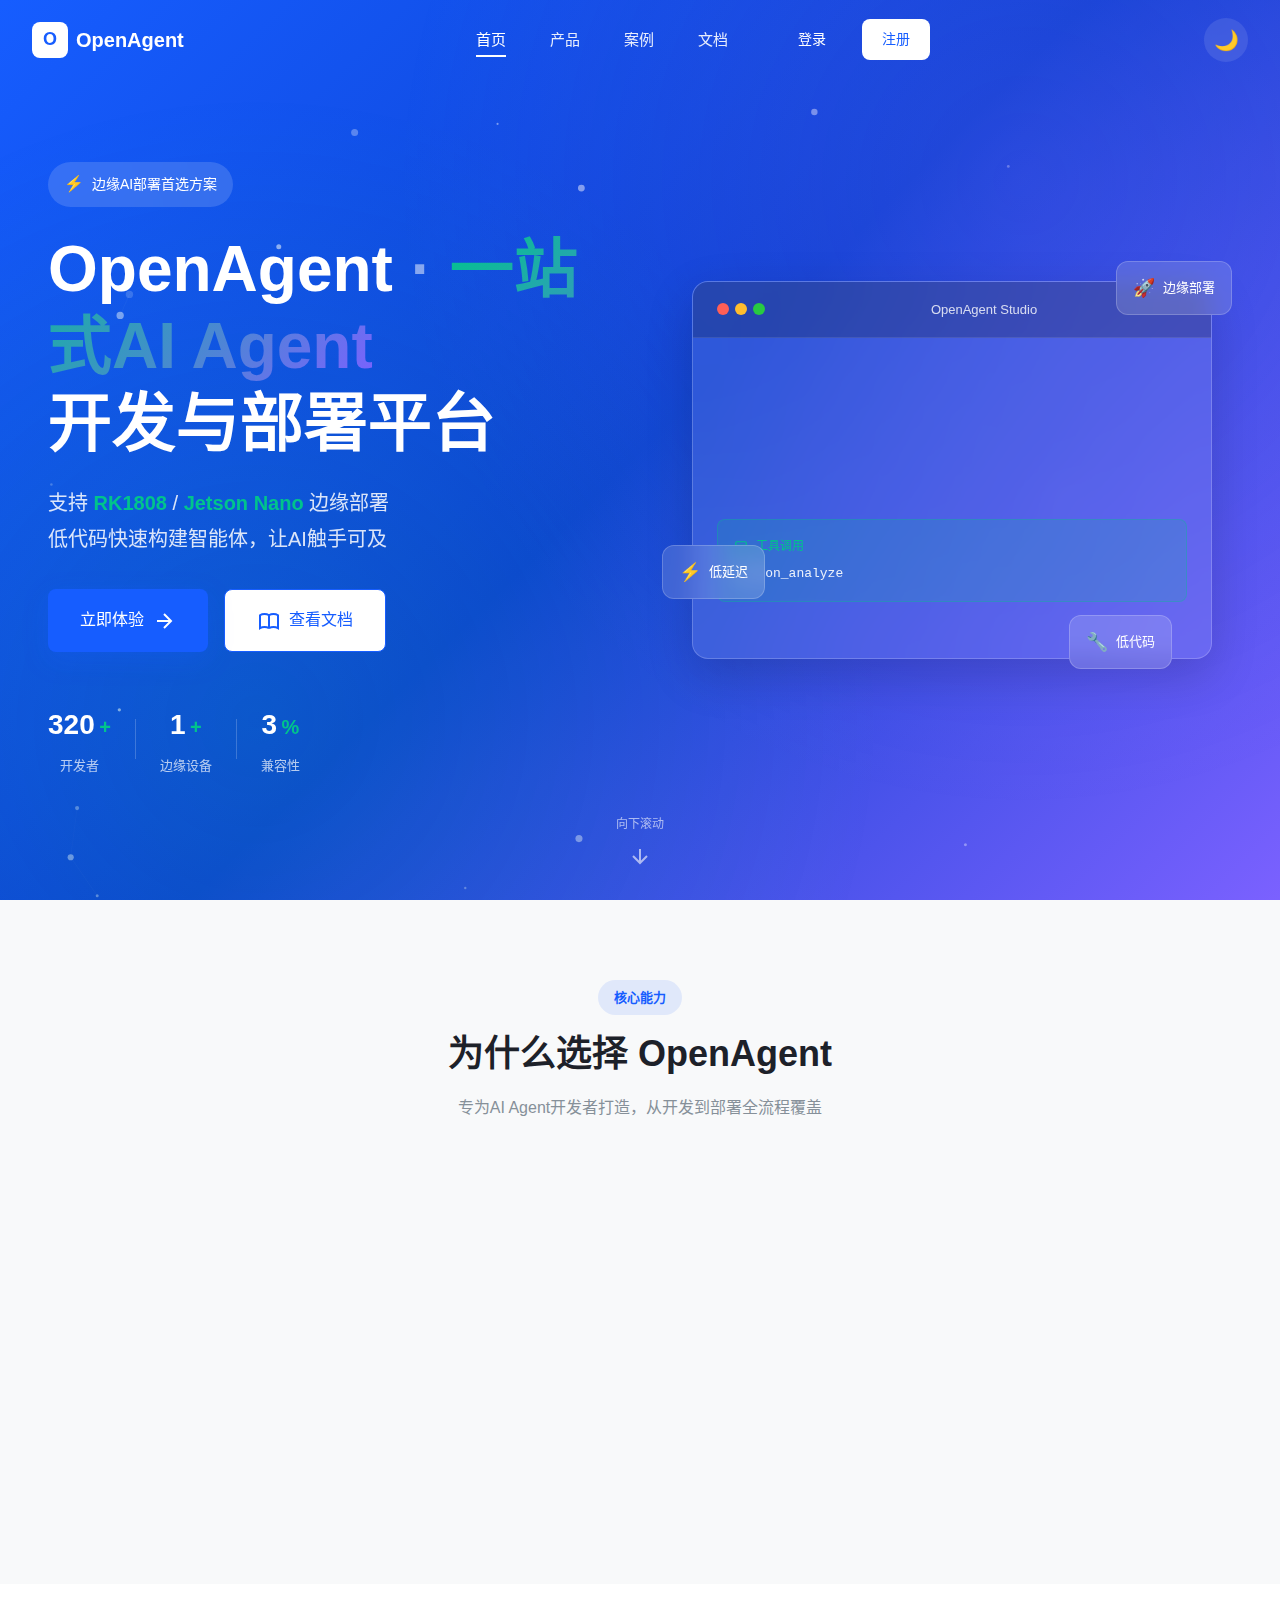
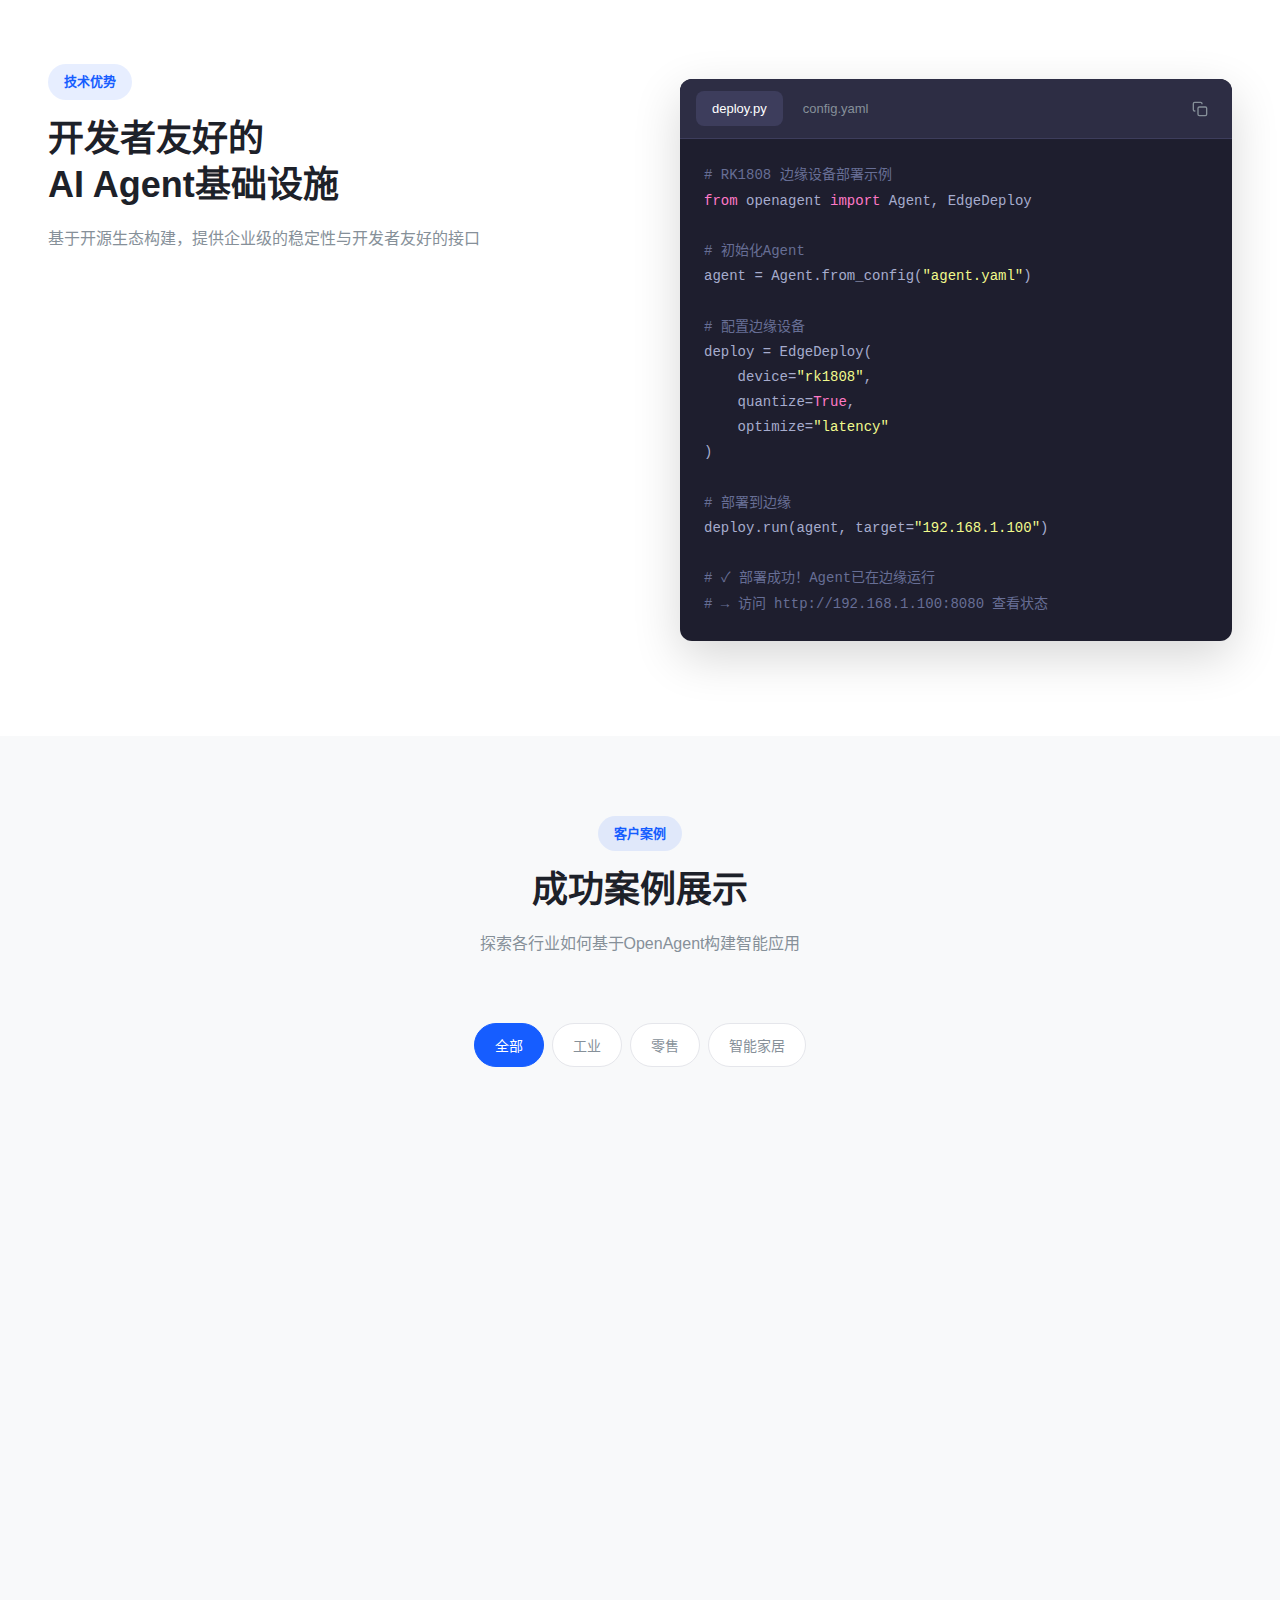
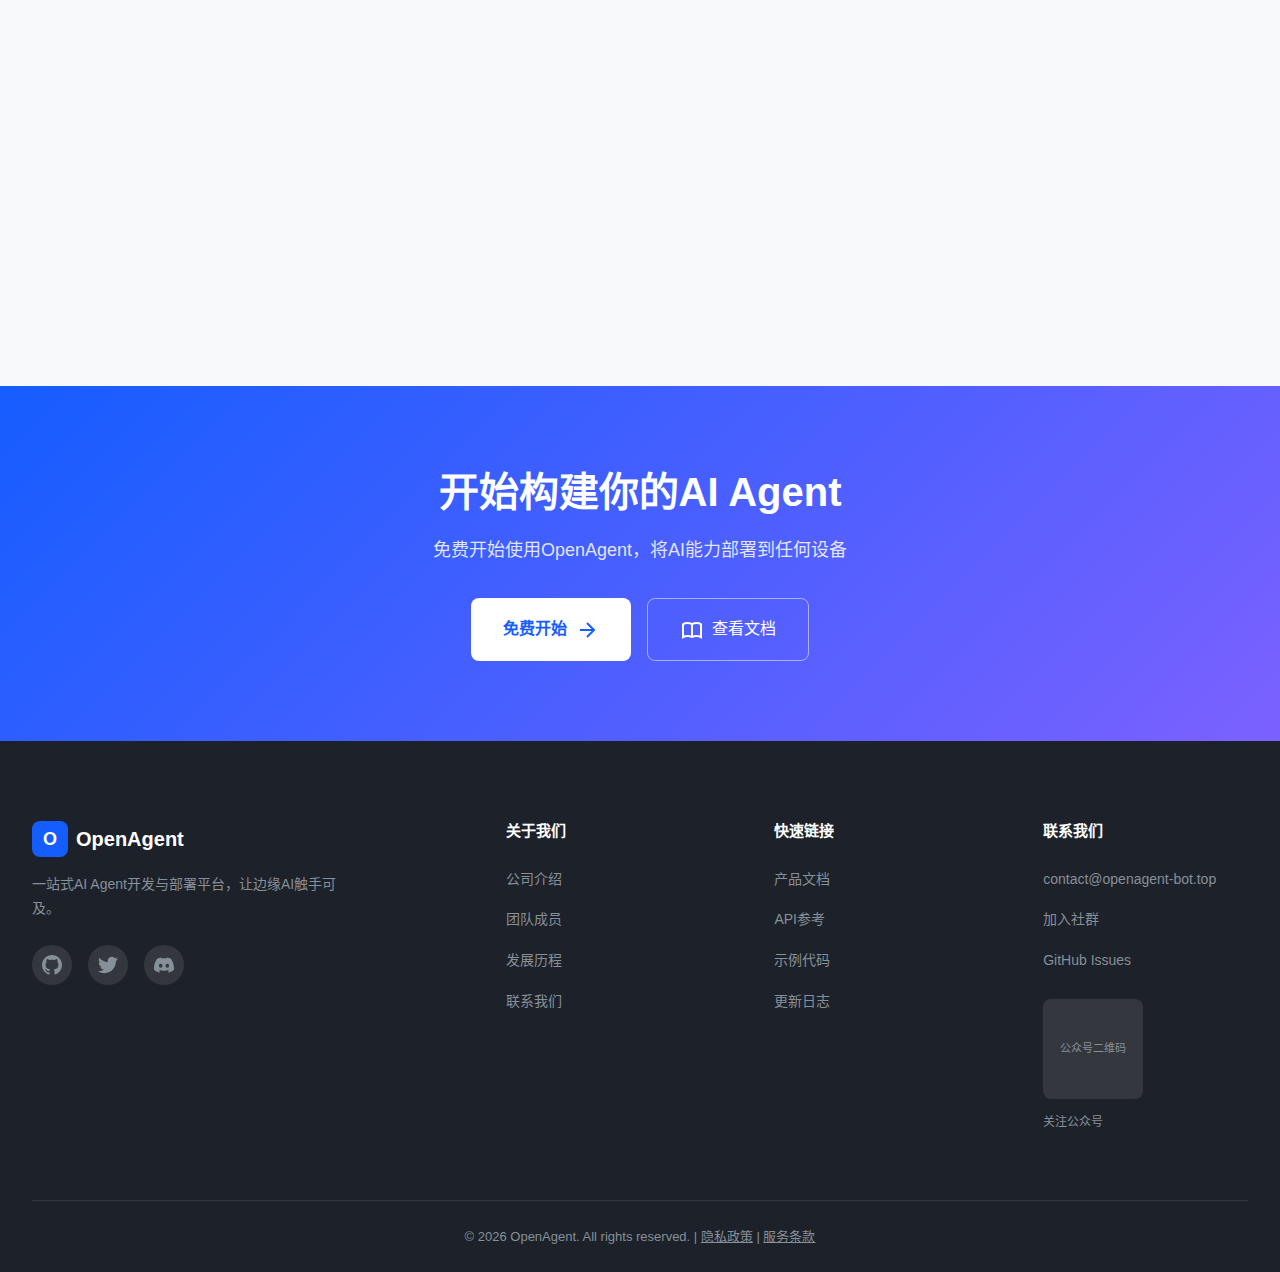
<file: openagent-website/index.html>
<!DOCTYPE html>
<html lang="zh-CN">
<head>
    <meta charset="UTF-8">
    <meta name="viewport" content="width=device-width, initial-scale=1.0">
    <meta http-equiv="X-UA-Compatible" content="IE=edge">
    
    <!-- SEO Meta Tags -->
    <title>OpenAgent · 一站式AI Agent开发与部署平台 | 边缘设备部署 · 低代码构建</title>
    <meta name="description" content="OpenAgent是面向AI Agent开发者的一站式开发平台，支持RK1808/Jetson Nano边缘设备部署，低代码快速构建智能体。提供多工具调用、开源生态、高兼容性、低延迟等核心能力。">
    <meta name="keywords" content="AI Agent, 边缘计算, RK1808, Jetson Nano, 低代码, 智能体开发, LangChain, 边缘部署">
    <meta name="author" content="OpenAgent Team">
    <meta name="robots" content="index, follow">
    
    <!-- Open Graph -->
    <meta property="og:title" content="OpenAgent · 一站式AI Agent开发与部署平台">
    <meta property="og:description" content="支持RK1808/Jetson Nano边缘部署，低代码快速构建智能体">
    <meta property="og:type" content="website">
    <meta property="og:url" content="https://www.openagent-bot.top/">
    <meta property="og:image" content="https://www.openagent-bot.top/images/og-image.png">
    
    <!-- Twitter Card -->
    <meta name="twitter:card" content="summary_large_image">
    <meta name="twitter:title" content="OpenAgent · 一站式AI Agent开发与部署平台">
    <meta name="twitter:description" content="支持RK1808/Jetson Nano边缘部署，低代码快速构建智能体">
    
    <!-- Canonical URL -->
    <link rel="canonical" href="https://www.openagent-bot.top/">
    
    <!-- Preconnect for Performance -->
    <link rel="preconnect" href="https://fonts.googleapis.com">
    <link rel="preconnect" href="https://fonts.gstatic.com" crossorigin>
    <link rel="dns-prefetch" href="https://cdn.jsdelivr.net">
    
    <!-- Favicon -->
    <link rel="icon" type="image/svg+xml" href="data:image/svg+xml,<svg xmlns='http://www.w3.org/2000/svg' viewBox='0 0 100 100'><rect fill='%23165DFF' rx='20' width='100' height='100'/><text x='50%' y='55%' dominant-baseline='middle' text-anchor='middle' font-size='50' fill='white' font-family='Inter'>O</text></svg>">
    
    <!-- Critical CSS Inline -->
    <style>
        /* Critical CSS - Above the fold */
        :root {
            --primary: #165DFF;
            --primary-dark: #0E42D2;
            --secondary: #00C48C;
            --accent: #7B61FF;
            --bg-light: #F8F9FA;
            --white: #FFFFFF;
            --text-dark: #1D2129;
            --text-gray: #869099;
            --shadow-sm: 0 2px 8px rgba(0,0,0,0.05);
            --shadow-md: 0 4px 16px rgba(0,0,0,0.08);
            --shadow-lg: 0 8px 32px rgba(0,0,0,0.12);
            --transition: all 0.3s cubic-bezier(0.4, 0, 0.2, 1);
        }
        
        * {
            margin: 0;
            padding: 0;
            box-sizing: border-box;
        }
        
        html {
            scroll-behavior: smooth;
            font-size: 16px;
        }
        
        body {
            font-family: 'Inter', -apple-system, BlinkMacSystemFont, 'Segoe UI', Roboto, sans-serif;
            background: var(--bg-light);
            color: var(--text-dark);
            line-height: 1.8;
            overflow-x: hidden;
            -webkit-font-smoothing: antialiased;
            -moz-osx-font-smoothing: grayscale;
        }
        
        /* Skeleton Screen - Loading State */
        .skeleton {
            background: linear-gradient(90deg, #f0f0f0 25%, #e0e0e0 50%, #f0f0f0 75%);
            background-size: 200% 100%;
            animation: skeleton-loading 1.5s infinite;
            border-radius: 4px;
        }
        
        @keyframes skeleton-loading {
            0% { background-position: 200% 0; }
            100% { background-position: -200% 0; }
        }
        
        /* Page Loader */
        .page-loader {
            position: fixed;
            top: 0;
            left: 0;
            width: 100%;
            height: 100%;
            background: var(--white);
            display: flex;
            align-items: center;
            justify-content: center;
            z-index: 9999;
            transition: opacity 0.5s, visibility 0.5s;
        }
        
        .page-loader.hidden {
            opacity: 0;
            visibility: hidden;
        }
        
        .loader-spinner {
            width: 48px;
            height: 48px;
            border: 4px solid var(--bg-light);
            border-top-color: var(--primary);
            border-radius: 50%;
            animation: spin 1s linear infinite;
        }
        
        @keyframes spin {
            to { transform: rotate(360deg); }
        }
    </style>
    
    <!-- Async Load Fonts -->
    <link rel="preload" href="https://fonts.googleapis.com/css2?family=Inter:wght@400;500;600;700;800&display=swap" as="style" onload="this.onload=null;this.rel='stylesheet'">
    <noscript><link href="https://fonts.googleapis.com/css2?family=Inter:wght@400;500;600;700;800&display=swap" rel="stylesheet"></noscript>
    
    <!-- Async Load Main CSS -->
    <link rel="preload" href="css/main.css" as="style" onload="this.onload=null;this.rel='stylesheet'">
    <noscript><link rel="stylesheet" href="css/main.css"></noscript>
    
    <!-- Schema.org JSON-LD -->
    <script type="application/ld+json">
    {
        "@context": "https://schema.org",
        "@type": "Organization",
        "name": "OpenAgent",
        "url": "https://www.openagent-bot.top/",
        "logo": "https://www.openagent-bot.top/images/logo.png",
        "description": "一站式AI Agent开发与部署平台，支持边缘设备部署与低代码构建",
        "sameAs": [
            "https://github.com/OpenAgent"
        ],
        "offers": {
            "@type": "Product",
            "name": "OpenAgent Platform",
            "description": "AI Agent开发与部署平台"
        }
    }
    </script>
    
    <!-- CSP Header -->
    <meta http-equiv="Content-Security-Policy" content="default-src 'self'; script-src 'self' 'unsafe-inline' https://cdn.jsdelivr.net; style-src 'self' 'unsafe-inline' https://fonts.googleapis.com; font-src 'self' https://fonts.gstatic.com; img-src 'self' data: https:; connect-src 'self';">
</head>
<body>
    <!-- Page Loader -->
    <div class="page-loader" id="pageLoader">
        <div class="loader-spinner"></div>
    </div>
    
    <!-- Navigation -->
    <nav class="navbar" id="navbar">
        <div class="nav-container">
            <a href="#" class="nav-logo">
                <span class="logo-icon">O</span>
                <span class="logo-text">OpenAgent</span>
            </a>
            
            <div class="nav-menu" id="navMenu">
                <a href="#hero" class="nav-link active">首页</a>
                <a href="#features" class="nav-link">产品</a>
                <a href="#cases" class="nav-link">案例</a>
                <a href="#docs" class="nav-link">文档</a>
                <div class="nav-actions">
                    <a href="#" class="btn btn-ghost">登录</a>
                    <a href="#" class="btn btn-primary">注册</a>
                </div>
            </div>
            
            <div class="nav-right">
                <button class="theme-toggle" id="themeToggle" aria-label="切换主题">
                    <span class="theme-icon">🌙</span>
                </button>
                <button class="mobile-toggle" id="mobileToggle" aria-label="菜单">
                    <span></span>
                    <span></span>
                    <span></span>
                </button>
            </div>
        </div>
    </nav>
    
    <!-- Mobile Menu -->
    <div class="mobile-menu" id="mobileMenu">
        <a href="#hero" class="mobile-nav-link">首页</a>
        <a href="#features" class="mobile-nav-link">产品</a>
        <a href="#cases" class="mobile-nav-link">案例</a>
        <a href="#docs" class="mobile-nav-link">文档</a>
        <div class="mobile-actions">
            <a href="#" class="btn btn-ghost btn-block">登录</a>
            <a href="#" class="btn btn-primary btn-block">注册</a>
        </div>
    </div>
    
    <!-- Hero Section -->
    <section class="hero" id="hero">
        <canvas class="hero-particles" id="heroParticles"></canvas>
        <div class="hero-bg"></div>
        
        <div class="hero-container">
            <div class="hero-content">
                <div class="hero-badge">
                    <span class="badge-icon">⚡</span>
                    <span>边缘AI部署首选方案</span>
                </div>
                <h1 class="hero-title">
                    OpenAgent
                    <span class="title-divider">·</span>
                    <span class="title-highlight">一站式AI Agent</span><br>
                    开发与部署平台
                </h1>
                <p class="hero-subtitle">
                    支持 <span class="highlight-text">RK1808</span> / <span class="highlight-text">Jetson Nano</span> 边缘部署
                    <br class="hide-mobile">
                    低代码快速构建智能体，让AI触手可及
                </p>
                <div class="hero-cta">
                    <a href="#features" class="btn btn-primary btn-lg ripple">
                        <span>立即体验</span>
                        <svg class="btn-icon" viewBox="0 0 24 24" fill="none" stroke="currentColor" stroke-width="2">
                            <path d="M5 12h14M12 5l7 7-7 7"/>
                        </svg>
                    </a>
                    <a href="#docs" class="btn btn-secondary btn-lg">
                        <svg class="btn-icon" viewBox="0 0 24 24" fill="none" stroke="currentColor" stroke-width="2">
                            <path d="M12 6.253v13m0-13C10.832 5.477 9.246 5 7.5 5S4.168 5.477 3 6.253v13C4.168 18.477 5.754 18 7.5 18s3.332.477 4.5 1.253m0-13C13.168 5.477 14.754 5 16.5 5c1.747 0 3.332.477 4.5 1.253v13C19.832 18.477 18.247 18 16.5 18c-1.746 0-3.332.477-4.5 1.253"/>
                        </svg>
                        <span>查看文档</span>
                    </a>
                </div>
                <div class="hero-stats">
                    <div class="stat-item">
                        <span class="stat-value" data-count="10000">0</span>
                        <span class="stat-suffix">+</span>
                        <span class="stat-label">开发者</span>
                    </div>
                    <div class="stat-divider"></div>
                    <div class="stat-item">
                        <span class="stat-value" data-count="50">0</span>
                        <span class="stat-suffix">+</span>
                        <span class="stat-label">边缘设备</span>
                    </div>
                    <div class="stat-divider"></div>
                    <div class="stat-item">
                        <span class="stat-value" data-count="99">0</span>
                        <span class="stat-suffix">%</span>
                        <span class="stat-label">兼容性</span>
                    </div>
                </div>
            </div>
            
            <div class="hero-visual">
                <div class="agent-demo">
                    <div class="demo-window">
                        <div class="window-header">
                            <div class="window-dots">
                                <span></span>
                                <span></span>
                                <span></span>
                            </div>
                            <span class="window-title">OpenAgent Studio</span>
                        </div>
                        <div class="window-body">
                            <div class="chat-bubble user">
                                <div class="bubble-content">分析一下这张图片的内容</div>
                            </div>
                            <div class="chat-bubble agent">
                                <div class="bubble-avatar">
                                    <svg viewBox="0 0 24 24" fill="none" stroke="currentColor" stroke-width="2">
                                        <circle cx="12" cy="12" r="10"/>
                                        <path d="M12 6v6l4 2"/>
                                    </svg>
                                </div>
                                <div class="bubble-content">
                                    <div class="typing-indicator">
                                        <span></span>
                                        <span></span>
                                        <span></span>
                                    </div>
                                    <div class="bubble-text">正在调用视觉分析工具...</div>
                                </div>
                            </div>
                            <div class="tool-call">
                                <div class="tool-header">
                                    <svg class="tool-icon" viewBox="0 0 24 24" fill="none" stroke="currentColor" stroke-width="2">
                                        <rect x="3" y="3" width="18" height="18" rx="2"/>
                                        <path d="M3 9h18M9 21V9"/>
                                    </svg>
                                    <span>工具调用</span>
                                </div>
                                <div class="tool-name">vision_analyze</div>
                            </div>
                        </div>
                    </div>
                    <div class="floating-card card-1">
                        <span class="card-icon">🚀</span>
                        <span class="card-text">边缘部署</span>
                    </div>
                    <div class="floating-card card-2">
                        <span class="card-icon">⚡</span>
                        <span class="card-text">低延迟</span>
                    </div>
                    <div class="floating-card card-3">
                        <span class="card-icon">🔧</span>
                        <span class="card-text">低代码</span>
                    </div>
                </div>
            </div>
        </div>
        
        <div class="hero-scroll">
            <div class="scroll-indicator">
                <span>向下滚动</span>
                <svg viewBox="0 0 24 24" fill="none" stroke="currentColor" stroke-width="2">
                    <path d="M12 5v14M5 12l7 7 7-7"/>
                </svg>
            </div>
        </div>
    </section>
    
    <!-- Core Features Section -->
    <section class="features" id="features">
        <div class="section-container">
            <div class="section-header">
                <span class="section-tag">核心能力</span>
                <h2 class="section-title">为什么选择 OpenAgent</h2>
                <p class="section-desc">专为AI Agent开发者打造，从开发到部署全流程覆盖</p>
            </div>
            
            <div class="features-grid">
                <div class="feature-card" data-animate>
                    <div class="feature-icon">
                        <svg viewBox="0 0 48 48" fill="none" stroke="currentColor" stroke-width="2">
                            <rect x="8" y="8" width="32" height="32" rx="4"/>
                            <path d="M8 20h32M20 20v20"/>
                        </svg>
                    </div>
                    <h3 class="feature-title">低代码构建</h3>
                    <p class="feature-desc">拖拽式Agent设计器，无需编写复杂代码，通过可视化界面快速构建智能体工作流，降低开发门槛。</p>
                    <a href="#" class="feature-link">
                        <span>了解详情</span>
                        <svg viewBox="0 0 24 24" fill="none" stroke="currentColor" stroke-width="2">
                            <path d="M5 12h14M12 5l7 7-7 7"/>
                        </svg>
                    </a>
                </div>
                
                <div class="feature-card" data-animate>
                    <div class="feature-icon">
                        <svg viewBox="0 0 48 48" fill="none" stroke="currentColor" stroke-width="2">
                            <circle cx="24" cy="24" r="8"/>
                            <path d="M24 8v8M24 32v8M8 24h8M32 24h8"/>
                        </svg>
                    </div>
                    <h3 class="feature-title">多工具调用</h3>
                    <p class="feature-desc">内置丰富的工具集，支持自定义API接入，Agent可灵活调用搜索、计算、数据库等多种工具完成任务。</p>
                    <a href="#" class="feature-link">
                        <span>了解详情</span>
                        <svg viewBox="0 0 24 24" fill="none" stroke="currentColor" stroke-width="2">
                            <path d="M5 12h14M12 5l7 7-7 7"/>
                        </svg>
                    </a>
                </div>
                
                <div class="feature-card" data-animate>
                    <div class="feature-icon">
                        <svg viewBox="0 0 48 48" fill="none" stroke="currentColor" stroke-width="2">
                            <rect x="12" y="32" width="24" height="8" rx="2"/>
                            <rect x="16" y="20" width="16" height="12" rx="2"/>
                            <rect x="20" y="8" width="8" height="12" rx="2"/>
                        </svg>
                    </div>
                    <h3 class="feature-title">边缘设备适配</h3>
                    <p class="feature-desc">深度优化RK1808、Jetson Nano等边缘设备，模型量化压缩，在资源受限环境也能高效运行。</p>
                    <a href="#" class="feature-link">
                        <span>了解详情</span>
                        <svg viewBox="0 0 24 24" fill="none" stroke="currentColor" stroke-width="2">
                            <path d="M5 12h14M12 5l7 7-7 7"/>
                        </svg>
                    </a>
                </div>
            </div>
        </div>
    </section>
    
    <!-- Tech Advantage Section -->
    <section class="tech" id="tech">
        <div class="section-container">
            <div class="tech-layout">
                <div class="tech-content">
                    <div class="section-header left">
                        <span class="section-tag">技术优势</span>
                        <h2 class="section-title">开发者友好的<br>AI Agent基础设施</h2>
                        <p class="section-desc">基于开源生态构建，提供企业级的稳定性与开发者友好的接口</p>
                    </div>
                    
                    <div class="tech-list">
                        <div class="tech-item" data-animate>
                            <div class="tech-icon">
                                <svg viewBox="0 0 24 24" fill="none" stroke="currentColor" stroke-width="2">
                                    <path d="M12 2L2 7l10 5 10-5-10-5zM2 17l10 5 10-5M2 12l10 5 10-5"/>
                                </svg>
                            </div>
                            <div class="tech-info">
                                <h4>开源生态</h4>
                                <p>基于LangChain、LlamaIndex等开源框架，社区活跃，生态丰富</p>
                            </div>
                        </div>
                        
                        <div class="tech-item" data-animate>
                            <div class="tech-icon">
                                <svg viewBox="0 0 24 24" fill="none" stroke="currentColor" stroke-width="2">
                                    <rect x="2" y="3" width="20" height="14" rx="2"/>
                                    <line x1="8" y1="21" x2="16" y2="21"/>
                                    <line x1="12" y1="17" x2="12" y2="21"/>
                                </svg>
                            </div>
                            <div class="tech-info">
                                <h4>高兼容性</h4>
                                <p>支持GPT、Claude、Llama等主流大模型，无缝切换</p>
                            </div>
                        </div>
                        
                        <div class="tech-item" data-animate>
                            <div class="tech-icon">
                                <svg viewBox="0 0 24 24" fill="none" stroke="currentColor" stroke-width="2">
                                    <polygon points="13 2 3 14 12 14 11 22 21 10 12 10 13 2"/>
                                </svg>
                            </div>
                            <div class="tech-info">
                                <h4>低延迟响应</h4>
                                <p>边缘推理优化，端到端延迟<100ms，满足实时交互需求</p>
                            </div>
                        </div>
                    </div>
                </div>
                
                <div class="tech-code">
                    <div class="code-window">
                        <div class="code-header">
                            <div class="code-tabs">
                                <span class="code-tab active">deploy.py</span>
                                <span class="code-tab">config.yaml</span>
                            </div>
                            <div class="code-actions">
                                <button class="code-btn" title="复制">
                                    <svg viewBox="0 0 24 24" fill="none" stroke="currentColor" stroke-width="2">
                                        <rect x="9" y="9" width="13" height="13" rx="2"/>
                                        <path d="M5 15H4a2 2 0 01-2-2V4a2 2 0 012-2h9a2 2 0 012 2v1"/>
                                    </svg>
                                </button>
                            </div>
                        </div>
                        <div class="code-body">
                            <pre><code class="language-python"><span class="code-comment"># RK1808 边缘设备部署示例</span>
<span class="code-keyword">from</span> openagent <span class="code-keyword">import</span> Agent, EdgeDeploy

<span class="code-comment"># 初始化Agent</span>
agent = Agent.from_config(<span class="code-string">"agent.yaml"</span>)

<span class="code-comment"># 配置边缘设备</span>
deploy = EdgeDeploy(
    device=<span class="code-string">"rk1808"</span>,
    quantize=<span class="code-keyword">True</span>,
    optimize=<span class="code-string">"latency"</span>
)

<span class="code-comment"># 部署到边缘</span>
deploy.run(agent, target=<span class="code-string">"192.168.1.100"</span>)

<span class="code-comment"># ✓ 部署成功！Agent已在边缘运行</span>
<span class="code-comment"># → 访问 http://192.168.1.100:8080 查看状态</span></code></pre>
                        </div>
                    </div>
                </div>
            </div>
        </div>
    </section>
    
    <!-- Cases Section -->
    <section class="cases" id="cases">
        <div class="section-container">
            <div class="section-header">
                <span class="section-tag">客户案例</span>
                <h2 class="section-title">成功案例展示</h2>
                <p class="section-desc">探索各行业如何基于OpenAgent构建智能应用</p>
            </div>
            
            <div class="cases-filter">
                <button class="filter-btn active" data-filter="all">全部</button>
                <button class="filter-btn" data-filter="industry">工业</button>
                <button class="filter-btn" data-filter="retail">零售</button>
                <button class="filter-btn" data-filter="smart-home">智能家居</button>
            </div>
            
            <div class="cases-grid">
                <div class="case-card" data-category="industry" data-animate>
                    <div class="case-image">
                        <div class="case-placeholder">
                            <svg viewBox="0 0 24 24" fill="none" stroke="currentColor" stroke-width="1.5">
                                <path d="M12 2L2 7l10 5 10-5-10-5zM2 17l10 5 10-5M2 12l10 5 10-5"/>
                            </svg>
                        </div>
                        <div class="case-overlay">
                            <button class="case-view">查看详情</button>
                        </div>
                    </div>
                    <div class="case-content">
                        <h3 class="case-title">工业质检智能体</h3>
                        <p class="case-desc">基于RK1808的边缘质检系统，实现产线实时缺陷检测</p>
                        <div class="case-tags">
                            <span class="tag">RK1808</span>
                            <span class="tag">CV</span>
                            <span class="tag">边缘计算</span>
                        </div>
                    </div>
                </div>
                
                <div class="case-card" data-category="retail" data-animate>
                    <div class="case-image">
                        <div class="case-placeholder">
                            <svg viewBox="0 0 24 24" fill="none" stroke="currentColor" stroke-width="1.5">
                                <circle cx="9" cy="21" r="1"/>
                                <circle cx="20" cy="21" r="1"/>
                                <path d="M1 1h4l2.68 13.39a2 2 0 002 1.61h9.72a2 2 0 002-1.61L23 6H6"/>
                            </svg>
                        </div>
                        <div class="case-overlay">
                            <button class="case-view">查看详情</button>
                        </div>
                    </div>
                    <div class="case-content">
                        <h3 class="case-title">智能导购助手</h3>
                        <p class="case-desc">多模态交互导购Agent，支持语音、视觉、文本输入</p>
                        <div class="case-tags">
                            <span class="tag">Jetson Nano</span>
                            <span class="tag">NLP</span>
                            <span class="tag">多模态</span>
                        </div>
                    </div>
                </div>
                
                <div class="case-card" data-category="smart-home" data-animate>
                    <div class="case-image">
                        <div class="case-placeholder">
                            <svg viewBox="0 0 24 24" fill="none" stroke="currentColor" stroke-width="1.5">
                                <path d="M3 9l9-7 9 7v11a2 2 0 01-2 2H5a2 2 0 01-2-2z"/>
                                <polyline points="9 22 9 12 15 12 15 22"/>
                            </svg>
                        </div>
                        <div class="case-overlay">
                            <button class="case-view">查看详情</button>
                        </div>
                    </div>
                    <div class="case-content">
                        <h3 class="case-title">家庭中枢大脑</h3>
                        <p class="case-desc">全屋智能控制中心，自然语言控制家电设备</p>
                        <div class="case-tags">
                            <span class="tag">RK3566</span>
                            <span class="tag">IoT</span>
                            <span class="tag">语音</span>
                        </div>
                    </div>
                </div>
                
                <div class="case-card" data-category="industry" data-animate>
                    <div class="case-image">
                        <div class="case-placeholder">
                            <svg viewBox="0 0 24 24" fill="none" stroke="currentColor" stroke-width="1.5">
                                <rect x="2" y="3" width="20" height="14" rx="2"/>
                                <line x1="8" y1="21" x2="16" y2="21"/>
                                <line x1="12" y1="17" x2="12" y2="21"/>
                            </svg>
                        </div>
                        <div class="case-overlay">
                            <button class="case-view">查看详情</button>
                        </div>
                    </div>
                    <div class="case-content">
                        <h3 class="case-title">设备预测性维护</h3>
                        <p class="case-desc">传感器数据分析Agent，预测设备故障，降低停机时间</p>
                        <div class="case-tags">
                            <span class="tag">时序分析</span>
                            <span class="tag">边缘AI</span>
                            <span class="tag">预测</span>
                        </div>
                    </div>
                </div>
                
                <div class="case-card" data-category="retail" data-animate>
                    <div class="case-image">
                        <div class="case-placeholder">
                            <svg viewBox="0 0 24 24" fill="none" stroke="currentColor" stroke-width="1.5">
                                <path d="M17 21v-2a4 4 0 00-4-4H5a4 4 0 00-4 4v2"/>
                                <circle cx="9" cy="7" r="4"/>
                                <path d="M23 21v-2a4 4 0 00-3-3.87M16 3.13a4 4 0 010 7.75"/>
                            </svg>
                        </div>
                        <div class="case-overlay">
                            <button class="case-view">查看详情</button>
                        </div>
                    </div>
                    <div class="case-content">
                        <h3 class="case-title">客流分析系统</h3>
                        <p class="case-desc">店内客流统计与行为分析，优化商品陈列策略</p>
                        <div class="case-tags">
                            <span class="tag">CV</span>
                            <span class="tag">分析</span>
                            <span class="tag">零售</span>
                        </div>
                    </div>
                </div>
                
                <div class="case-card" data-category="smart-home" data-animate>
                    <div class="case-image">
                        <div class="case-placeholder">
                            <svg viewBox="0 0 24 24" fill="none" stroke="currentColor" stroke-width="1.5">
                                <path d="M12 22s8-4 8-10V5l-8-3-8 3v7c0 6 8 10 8 10z"/>
                            </svg>
                        </div>
                        <div class="case-overlay">
                            <button class="case-view">查看详情</button>
                        </div>
                    </div>
                    <div class="case-content">
                        <h3 class="case-title">智能安防监控</h3>
                        <p class="case-desc">本地人脸识别的门禁系统，隐私保护与便利并存</p>
                        <div class="case-tags">
                            <span class="tag">人脸识别</span>
                            <span class="tag">隐私</span>
                            <span class="tag">本地</span>
                        </div>
                    </div>
                </div>
            </div>
        </div>
    </section>
    
    <!-- CTA Section -->
    <section class="cta-section" id="docs">
        <div class="section-container">
            <div class="cta-content">
                <h2 class="cta-title">开始构建你的AI Agent</h2>
                <p class="cta-desc">免费开始使用OpenAgent，将AI能力部署到任何设备</p>
                <div class="cta-buttons">
                    <a href="#" class="btn btn-white btn-lg">
                        <span>免费开始</span>
                        <svg class="btn-icon" viewBox="0 0 24 24" fill="none" stroke="currentColor" stroke-width="2">
                            <path d="M5 12h14M12 5l7 7-7 7"/>
                        </svg>
                    </a>
                    <a href="#" class="btn btn-outline-white btn-lg">
                        <svg class="btn-icon" viewBox="0 0 24 24" fill="none" stroke="currentColor" stroke-width="2">
                            <path d="M12 6.253v13m0-13C10.832 5.477 9.246 5 7.5 5S4.168 5.477 3 6.253v13C4.168 18.477 5.754 18 7.5 18s3.332.477 4.5 1.253m0-13C13.168 5.477 14.754 5 16.5 5c1.747 0 3.332.477 4.5 1.253v13C19.832 18.477 18.247 18 16.5 18c-1.746 0-3.332.477-4.5 1.253"/>
                        </svg>
                        <span>查看文档</span>
                    </a>
                </div>
            </div>
        </div>
    </section>
    
    <!-- Footer -->
    <footer class="footer">
        <div class="footer-container">
            <div class="footer-grid">
                <div class="footer-brand">
                    <a href="#" class="footer-logo">
                        <span class="logo-icon">O</span>
                        <span class="logo-text">OpenAgent</span>
                    </a>
                    <p class="footer-desc">一站式AI Agent开发与部署平台，让边缘AI触手可及。</p>
                    <div class="footer-social">
                        <a href="#" class="social-link" aria-label="GitHub">
                            <svg viewBox="0 0 24 24" fill="currentColor">
                                <path d="M12 0c-6.626 0-12 5.373-12 12 0 5.302 3.438 9.8 8.207 11.387.599.111.793-.261.793-.577v-2.234c-3.338.726-4.033-1.416-4.033-1.416-.546-1.387-1.333-1.756-1.333-1.756-1.089-.745.083-.729.083-.729 1.205.084 1.839 1.237 1.839 1.237 1.07 1.834 2.807 1.304 3.492.997.107-.775.418-1.305.762-1.604-2.665-.305-5.467-1.334-5.467-5.931 0-1.311.469-2.381 1.236-3.221-.124-.303-.535-1.524.117-3.176 0 0 1.008-.322 3.301 1.23.957-.266 1.983-.399 3.003-.404 1.02.005 2.047.138 3.006.404 2.291-1.552 3.297-1.23 3.297-1.23.653 1.653.242 2.874.118 3.176.77.84 1.235 1.911 1.235 3.221 0 4.609-2.807 5.624-5.479 5.921.43.372.823 1.102.823 2.222v3.293c0 .319.192.694.801.576 4.765-1.589 8.199-6.086 8.199-11.386 0-6.627-5.373-12-12-12z"/>
                            </svg>
                        </a>
                        <a href="#" class="social-link" aria-label="Twitter">
                            <svg viewBox="0 0 24 24" fill="currentColor">
                                <path d="M23.953 4.57a10 10 0 01-2.825.775 4.958 4.958 0 002.163-2.723c-.951.555-2.005.959-3.127 1.184a4.92 4.92 0 00-8.384 4.482C7.69 8.095 4.067 6.13 1.64 3.162a4.822 4.822 0 00-.666 2.475c0 1.71.87 3.213 2.188 4.096a4.904 4.904 0 01-2.228-.616v.06a4.923 4.923 0 003.946 4.827 4.996 4.996 0 01-2.212.085 4.936 4.936 0 004.604 3.417 9.867 9.867 0 01-6.102 2.105c-.39 0-.779-.023-1.17-.067a13.995 13.995 0 007.557 2.209c9.053 0 13.998-7.496 13.998-13.985 0-.21 0-.42-.015-.63A9.935 9.935 0 0024 4.59z"/>
                            </svg>
                        </a>
                        <a href="#" class="social-link" aria-label="Discord">
                            <svg viewBox="0 0 24 24" fill="currentColor">
                                <path d="M20.317 4.3698a19.7913 19.7913 0 00-4.8851-1.5152.0741.0741 0 00-.0785.0371c-.211.3753-.4447.8648-.6083 1.2495-1.8447-.2762-3.68-.2762-5.4868 0-.1636-.3933-.4058-.8742-.6177-1.2495a.077.077 0 00-.0785-.037 19.7363 19.7363 0 00-4.8852 1.515.0699.0699 0 00-.0321.0277C.5334 9.0458-.319 13.5799.0992 18.0578a.0824.0824 0 00.0312.0561c2.0528 1.5076 4.0413 2.4228 5.9929 3.0294a.0777.0777 0 00.0842-.0276c.4616-.6304.8731-1.2952 1.226-1.9942a.076.076 0 00-.0416-.1057c-.6528-.2476-1.2743-.5495-1.8722-.8923a.077.077 0 01-.0076-.1277c.1258-.0943.2517-.1923.3718-.2914a.0743.0743 0 01.0776-.0105c3.9278 1.7933 8.18 1.7933 12.0614 0a.0739.0739 0 01.0785.0095c.1202.099.246.1981.3728.2924a.077.077 0 01-.0066.1276 12.2986 12.2986 0 01-1.873.8914.0766.0766 0 00-.0407.1067c.3604.698.7719 1.3628 1.225 1.9932a.076.076 0 00.0842.0286c1.961-.6067 3.9495-1.5219 6.0023-3.0294a.077.077 0 00.0313-.0552c.5004-5.177-.8382-9.6739-3.5485-13.6604a.061.061 0 00-.0312-.0286zM8.02 15.3312c-1.1825 0-2.1569-1.0857-2.1569-2.419 0-1.3332.9555-2.4189 2.157-2.4189 1.2108 0 2.1757 1.0952 2.1568 2.419 0 1.3332-.9555 2.4189-2.1569 2.4189zm7.9748 0c-1.1825 0-2.1569-1.0857-2.1569-2.419 0-1.3332.9554-2.4189 2.1569-2.4189 1.2108 0 2.1757 1.0952 2.1568 2.419 0 1.3332-.946 2.4189-2.1568 2.4189Z"/>
                            </svg>
                        </a>
                    </div>
                </div>
                
                <div class="footer-links">
                    <h4>关于我们</h4>
                    <ul>
                        <li><a href="#">公司介绍</a></li>
                        <li><a href="#">团队成员</a></li>
                        <li><a href="#">发展历程</a></li>
                        <li><a href="#">联系我们</a></li>
                    </ul>
                </div>
                
                <div class="footer-links">
                    <h4>快速链接</h4>
                    <ul>
                        <li><a href="#">产品文档</a></li>
                        <li><a href="#">API参考</a></li>
                        <li><a href="#">示例代码</a></li>
                        <li><a href="#">更新日志</a></li>
                    </ul>
                </div>
                
                <div class="footer-links">
                    <h4>联系我们</h4>
                    <ul>
                        <li><a href="mailto:contact@openagent-bot.top">contact@openagent-bot.top</a></li>
                        <li><a href="#">加入社群</a></li>
                        <li><a href="#">GitHub Issues</a></li>
                    </ul>
                    <div class="footer-qr">
                        <div class="qr-placeholder">公众号二维码</div>
                        <span class="qr-text">关注公众号</span>
                    </div>
                </div>
            </div>
            
            <div class="footer-bottom">
                <p>&copy; 2026 OpenAgent. All rights reserved. | <a href="#">隐私政策</a> | <a href="#">服务条款</a></p>
            </div>
        </div>
    </footer>
    
    <!-- Modal for Case Detail -->
    <div class="modal" id="caseModal">
        <div class="modal-overlay"></div>
        <div class="modal-content">
            <button class="modal-close" aria-label="关闭">
                <svg viewBox="0 0 24 24" fill="none" stroke="currentColor" stroke-width="2">
                    <path d="M18 6L6 18M6 6l12 12"/>
                </svg>
            </button>
            <div class="modal-body">
                <h3 class="modal-title">案例详情</h3>
                <p class="modal-desc">详细内容即将上线...</p>
            </div>
        </div>
    </div>
    
    <!-- Async Load JavaScript -->
    <script src="js/main.js" defer></script>
</body>
</html>
</file>
<file: openagent-website/css/main.css>
/* ==================== OpenAgent - Main Stylesheet ==================== */
/* Version: 1.0.0 */
/* Author: OpenAgent Team */

/* ==================== CSS Variables ==================== */
:root {
    /* Brand Colors */
    --primary: #165DFF;
    --primary-dark: #0E42D2;
    --primary-light: #4080FF;
    --secondary: #00C48C;
    --accent: #7B61FF;
    
    /* Neutral Colors */
    --bg-light: #F8F9FA;
    --bg-dark: #1D2129;
    --white: #FFFFFF;
    --gray-100: #F2F3F5;
    --gray-200: #E5E6EB;
    --gray-300: #C9CDD4;
    --gray-400: #869099;
    --gray-500: #4E5969;
    --gray-600: #272E3B;
    --text-dark: #1D2129;
    --text-light: #FFFFFF;
    
    /* Shadows */
    --shadow-sm: 0 2px 8px rgba(0,0,0,0.05);
    --shadow-md: 0 4px 16px rgba(0,0,0,0.08);
    --shadow-lg: 0 8px 32px rgba(0,0,0,0.12);
    --shadow-xl: 0 16px 48px rgba(0,0,0,0.16);
    --shadow-primary: 0 8px 24px rgba(22,93,255,0.25);
    
    /* Spacing - 8px Grid */
    --space-1: 8px;
    --space-2: 16px;
    --space-3: 24px;
    --space-4: 32px;
    --space-5: 48px;
    --space-6: 64px;
    --space-7: 80px;
    --space-8: 96px;
    
    /* Border Radius */
    --radius-sm: 8px;
    --radius-md: 12px;
    --radius-lg: 16px;
    --radius-xl: 24px;
    --radius-full: 9999px;
    
    /* Transitions */
    --transition-fast: 0.15s cubic-bezier(0.4, 0, 0.2, 1);
    --transition-base: 0.3s cubic-bezier(0.4, 0, 0.2, 1);
    --transition-slow: 0.4s cubic-bezier(0.4, 0, 0.2, 1);
    
    /* Z-index Scale */
    --z-dropdown: 100;
    --z-sticky: 200;
    --z-modal: 300;
    --z-popover: 400;
    --z-tooltip: 500;
    --z-loader: 9999;
}

/* ==================== Dark Mode Variables ==================== */
[data-theme="dark"] {
    --bg-light: #1D2129;
    --bg-dark: #F8F9FA;
    --white: #272E3B;
    --gray-100: #272E3B;
    --gray-200: #4E5969;
    --gray-300: #869099;
    --gray-400: #C9CDD4;
    --gray-500: #E5E6EB;
    --gray-600: #F2F3F5;
    --text-dark: #F8F9FA;
    --text-light: #1D2129;
    --shadow-sm: 0 2px 8px rgba(0,0,0,0.2);
    --shadow-md: 0 4px 16px rgba(0,0,0,0.3);
    --shadow-lg: 0 8px 32px rgba(0,0,0,0.4);
}

/* ==================== Reset & Base ==================== */
*, *::before, *::after {
    margin: 0;
    padding: 0;
    box-sizing: border-box;
}

html {
    font-size: 16px;
    scroll-behavior: smooth;
    -webkit-font-smoothing: antialiased;
    -moz-osx-font-smoothing: grayscale;
}

body {
    font-family: 'Inter', -apple-system, BlinkMacSystemFont, 'Segoe UI', Roboto, 'Helvetica Neue', Arial, sans-serif;
    font-size: 16px;
    line-height: 1.8;
    color: var(--text-dark);
    background: var(--bg-light);
    overflow-x: hidden;
    min-height: 100vh;
}

img {
    max-width: 100%;
    height: auto;
    display: block;
}

a {
    color: inherit;
    text-decoration: none;
    transition: var(--transition-base);
}

button {
    font-family: inherit;
    cursor: pointer;
    border: none;
    background: none;
    transition: var(--transition-base);
}

ul, ol {
    list-style: none;
}

/* ==================== Typography ==================== */
h1, h2, h3, h4, h5, h6 {
    font-weight: 700;
    line-height: 1.3;
    color: var(--text-dark);
}

/* ==================== Layout Utilities ==================== */
.section-container {
    max-width: 1280px;
    margin: 0 auto;
    padding: 0 var(--space-3);
}

@media (min-width: 1920px) {
    .section-container {
        max-width: 1440px;
    }
}

@media (min-width: 768px) {
    .section-container {
        padding: 0 var(--space-4);
    }
}

@media (min-width: 1024px) {
    .section-container {
        padding: 0 var(--space-5);
    }
}

/* ==================== Buttons ==================== */
.btn {
    display: inline-flex;
    align-items: center;
    justify-content: center;
    gap: var(--space-1);
    padding: 12px 24px;
    font-size: 15px;
    font-weight: 500;
    border-radius: var(--radius-sm);
    transition: var(--transition-base);
    cursor: pointer;
    min-height: 48px;
    white-space: nowrap;
}

.btn-lg {
    padding: 16px 32px;
    font-size: 16px;
    min-height: 56px;
}

.btn-primary {
    background: var(--primary);
    color: var(--white);
    box-shadow: var(--shadow-primary);
}

.btn-primary:hover {
    background: var(--primary-dark);
    transform: translateY(-2px);
    box-shadow: 0 12px 32px rgba(22,93,255,0.35);
}

.btn-secondary {
    background: var(--white);
    color: var(--primary);
    border: 1.5px solid var(--primary);
}

.btn-secondary:hover {
    background: var(--primary);
    color: var(--white);
    transform: translateY(-2px);
}

.btn-ghost {
    background: transparent;
    color: var(--text-dark);
}

.btn-ghost:hover {
    background: var(--gray-100);
}

.btn-white {
    background: var(--white);
    color: var(--primary);
    font-weight: 600;
}

.btn-white:hover {
    background: var(--gray-100);
    transform: translateY(-2px);
}

.btn-outline-white {
    background: transparent;
    color: var(--white);
    border: 1.5px solid rgba(255,255,255,0.5);
}

.btn-outline-white:hover {
    background: rgba(255,255,255,0.1);
    border-color: var(--white);
}

.btn-block {
    width: 100%;
}

.btn-icon {
    width: 20px;
    height: 20px;
    flex-shrink: 0;
}

.btn-lg .btn-icon {
    width: 24px;
    height: 24px;
}

/* Ripple Effect */
.ripple {
    position: relative;
    overflow: hidden;
}

.ripple::after {
    content: '';
    position: absolute;
    top: 50%;
    left: 50%;
    width: 0;
    height: 0;
    background: rgba(255,255,255,0.3);
    border-radius: 50%;
    transform: translate(-50%, -50%);
    transition: width 0.6s, height 0.6s;
}

.ripple:active::after {
    width: 300px;
    height: 300px;
}

/* ==================== Navigation ==================== */
.navbar {
    position: fixed;
    top: 0;
    left: 0;
    right: 0;
    z-index: var(--z-sticky);
    padding: var(--space-2) 0;
    transition: var(--transition-base);
}

.navbar.scrolled {
    background: rgba(22, 93, 255, 0.95);
    backdrop-filter: blur(12px);
    -webkit-backdrop-filter: blur(12px);
    box-shadow: var(--shadow-md);
}

.navbar.scrolled .nav-logo,
.navbar.scrolled .nav-link {
    color: var(--white);
}

.navbar.scrolled .logo-icon {
    background: var(--white);
    color: var(--primary);
}

.nav-container {
    max-width: 1280px;
    margin: 0 auto;
    padding: 0 var(--space-3);
    display: flex;
    align-items: center;
    justify-content: space-between;
}

@media (min-width: 768px) {
    .nav-container {
        padding: 0 var(--space-4);
    }
}

.nav-logo {
    display: flex;
    align-items: center;
    gap: var(--space-1);
    font-weight: 700;
    font-size: 20px;
    color: var(--white);
}

.logo-icon {
    width: 36px;
    height: 36px;
    background: var(--white);
    color: var(--primary);
    border-radius: var(--radius-sm);
    display: flex;
    align-items: center;
    justify-content: center;
    font-size: 18px;
    font-weight: 800;
}

.nav-menu {
    display: none;
    align-items: center;
    gap: var(--space-1);
}

@media (min-width: 1024px) {
    .nav-menu {
        display: flex;
    }
}

.nav-link {
    padding: 10px 18px;
    font-size: 15px;
    font-weight: 500;
    color: rgba(255,255,255,0.9);
    border-radius: var(--radius-sm);
    position: relative;
    transition: var(--transition-base);
}

.nav-link::after {
    content: '';
    position: absolute;
    bottom: 6px;
    left: 18px;
    right: 18px;
    height: 2px;
    background: currentColor;
    transform: scaleX(0);
    transition: transform 0.3s;
}

.nav-link:hover,
.nav-link.active {
    color: var(--white);
}

.nav-link:hover::after,
.nav-link.active::after {
    transform: scaleX(1);
}

.nav-actions {
    display: flex;
    align-items: center;
    gap: var(--space-2);
    margin-left: var(--space-3);
}

.nav-actions .btn {
    min-height: 40px;
    padding: 8px 20px;
    font-size: 14px;
}

.nav-actions .btn-ghost {
    color: var(--white);
}

.nav-actions .btn-ghost:hover {
    background: rgba(255,255,255,0.1);
}

.nav-actions .btn-primary {
    background: var(--white);
    color: var(--primary);
    box-shadow: none;
}

.nav-actions .btn-primary:hover {
    background: var(--gray-100);
    box-shadow: var(--shadow-md);
}

.nav-right {
    display: flex;
    align-items: center;
    gap: var(--space-2);
}

.theme-toggle {
    width: 44px;
    height: 44px;
    border-radius: var(--radius-full);
    display: flex;
    align-items: center;
    justify-content: center;
    font-size: 20px;
    color: var(--white);
    background: rgba(255,255,255,0.1);
    backdrop-filter: blur(4px);
}

.theme-toggle:hover {
    background: rgba(255,255,255,0.2);
}

/* Mobile Toggle */
.mobile-toggle {
    display: flex;
    flex-direction: column;
    gap: 6px;
    width: 48px;
    height: 48px;
    padding: 12px;
    border-radius: var(--radius-sm);
}

.mobile-toggle span {
    display: block;
    width: 24px;
    height: 2px;
    background: var(--white);
    border-radius: 2px;
    transition: var(--transition-base);
}

.mobile-toggle.active span:nth-child(1) {
    transform: rotate(45deg) translate(5px, 5px);
}

.mobile-toggle.active span:nth-child(2) {
    opacity: 0;
}

.mobile-toggle.active span:nth-child(3) {
    transform: rotate(-45deg) translate(6px, -6px);
}

@media (min-width: 1024px) {
    .mobile-toggle {
        display: none;
    }
}

/* Mobile Menu */
.mobile-menu {
    position: fixed;
    top: 72px;
    left: 0;
    right: 0;
    background: var(--white);
    padding: var(--space-3);
    box-shadow: var(--shadow-lg);
    z-index: var(--z-dropdown);
    display: flex;
    flex-direction: column;
    gap: var(--space-1);
    transform: translateY(-100%);
    opacity: 0;
    visibility: hidden;
    transition: var(--transition-base);
}

.mobile-menu.active {
    transform: translateY(0);
    opacity: 1;
    visibility: visible;
}

.mobile-nav-link {
    padding: 16px 20px;
    font-size: 16px;
    font-weight: 500;
    color: var(--text-dark);
    border-radius: var(--radius-sm);
}

.mobile-nav-link:hover,
.mobile-nav-link.active {
    background: var(--gray-100);
    color: var(--primary);
}

.mobile-actions {
    display: flex;
    flex-direction: column;
    gap: var(--space-2);
    margin-top: var(--space-2);
    padding-top: var(--space-2);
    border-top: 1px solid var(--gray-200);
}

.mobile-actions .btn {
    min-height: 56px;
}

/* ==================== Hero Section ==================== */
.hero {
    position: relative;
    min-height: 100vh;
    display: flex;
    align-items: center;
    padding: 120px 0 80px;
    overflow: hidden;
    background: linear-gradient(135deg, #165DFF 0%, #0E42D2 50%, #7B61FF 100%);
}

.hero-bg {
    position: absolute;
    top: 0;
    left: 0;
    right: 0;
    bottom: 0;
    background: 
        radial-gradient(circle at 20% 80%, rgba(0,196,140,0.15) 0%, transparent 50%),
        radial-gradient(circle at 80% 20%, rgba(123,97,255,0.2) 0%, transparent 50%);
    pointer-events: none;
}

.hero-particles {
    position: absolute;
    top: 0;
    left: 0;
    width: 100%;
    height: 100%;
    pointer-events: none;
}

.hero-container {
    position: relative;
    z-index: 1;
    max-width: 1280px;
    margin: 0 auto;
    padding: 0 var(--space-3);
    display: grid;
    grid-template-columns: 1fr;
    gap: var(--space-5);
    align-items: center;
}

@media (min-width: 768px) {
    .hero-container {
        padding: 0 var(--space-4);
    }
}

@media (min-width: 1024px) {
    .hero-container {
        grid-template-columns: 1fr 1fr;
        padding: 0 var(--space-5);
        gap: var(--space-6);
    }
}

@media (min-width: 1920px) {
    .hero-container {
        max-width: 1440px;
    }
}

.hero-content {
    text-align: center;
}

@media (min-width: 1024px) {
    .hero-content {
        text-align: left;
    }
}

.hero-badge {
    display: inline-flex;
    align-items: center;
    gap: 8px;
    padding: 8px 16px;
    background: rgba(255,255,255,0.15);
    backdrop-filter: blur(8px);
    border-radius: var(--radius-full);
    font-size: 14px;
    font-weight: 500;
    color: var(--white);
    margin-bottom: var(--space-3);
}

.badge-icon {
    font-size: 16px;
}

.hero-title {
    font-size: 36px;
    font-weight: 800;
    color: var(--white);
    margin-bottom: var(--space-3);
    line-height: 1.2;
}

@media (min-width: 768px) {
    .hero-title {
        font-size: 48px;
    }
}

@media (min-width: 1024px) {
    .hero-title {
        font-size: 56px;
    }
}

@media (min-width: 1280px) {
    .hero-title {
        font-size: 64px;
    }
}

.title-divider {
    opacity: 0.5;
}

.title-highlight {
    background: linear-gradient(135deg, #00C48C 0%, #7B61FF 100%);
    -webkit-background-clip: text;
    -webkit-text-fill-color: transparent;
    background-clip: text;
}

.hero-subtitle {
    font-size: 16px;
    line-height: 1.8;
    color: rgba(255,255,255,0.85);
    margin-bottom: var(--space-4);
    max-width: 540px;
}

@media (min-width: 768px) {
    .hero-subtitle {
        font-size: 18px;
    }
}

@media (min-width: 1024px) {
    .hero-subtitle {
        font-size: 20px;
        margin-left: 0;
        margin-right: 0;
    }
}

.highlight-text {
    color: #00C48C;
    font-weight: 600;
}

.hero-cta {
    display: flex;
    flex-direction: column;
    gap: var(--space-2);
    margin-bottom: var(--space-5);
}

@media (min-width: 640px) {
    .hero-cta {
        flex-direction: row;
        justify-content: center;
    }
}

@media (min-width: 1024px) {
    .hero-cta {
        justify-content: flex-start;
    }
}

.hero-stats {
    display: flex;
    align-items: center;
    justify-content: center;
    gap: var(--space-3);
}

@media (min-width: 1024px) {
    .hero-stats {
        justify-content: flex-start;
    }
}

.stat-item {
    text-align: center;
}

.stat-value {
    font-size: 28px;
    font-weight: 800;
    color: var(--white);
}

.stat-suffix {
    font-size: 20px;
    font-weight: 600;
    color: var(--secondary);
}

.stat-label {
    display: block;
    font-size: 13px;
    color: rgba(255,255,255,0.7);
    margin-top: 4px;
}

.stat-divider {
    width: 1px;
    height: 40px;
    background: rgba(255,255,255,0.2);
}

/* Hero Visual */
.hero-visual {
    display: none;
}

@media (min-width: 1024px) {
    .hero-visual {
        display: block;
    }
}

.agent-demo {
    position: relative;
    width: 100%;
    max-width: 520px;
    margin: 0 auto;
}

.demo-window {
    background: rgba(255,255,255,0.1);
    backdrop-filter: blur(20px);
    border-radius: var(--radius-lg);
    border: 1px solid rgba(255,255,255,0.2);
    overflow: hidden;
    box-shadow: var(--shadow-xl);
}

.window-header {
    display: flex;
    align-items: center;
    gap: var(--space-2);
    padding: var(--space-2) var(--space-3);
    background: rgba(0,0,0,0.2);
    border-bottom: 1px solid rgba(255,255,255,0.1);
}

.window-dots {
    display: flex;
    gap: 6px;
}

.window-dots span {
    width: 12px;
    height: 12px;
    border-radius: 50%;
}

.window-dots span:nth-child(1) { background: #FF5F57; }
.window-dots span:nth-child(2) { background: #FFBD2E; }
.window-dots span:nth-child(3) { background: #28CA42; }

.window-title {
    font-size: 13px;
    color: rgba(255,255,255,0.8);
    margin-left: auto;
    margin-right: auto;
}

.window-body {
    padding: var(--space-3);
    min-height: 320px;
}

.chat-bubble {
    display: flex;
    gap: var(--space-2);
    margin-bottom: var(--space-3);
    animation: fadeInUp 0.5s ease forwards;
    opacity: 0;
}

.chat-bubble.user {
    justify-content: flex-end;
}

.bubble-avatar {
    width: 36px;
    height: 36px;
    border-radius: var(--radius-full);
    background: var(--primary);
    display: flex;
    align-items: center;
    justify-content: center;
    flex-shrink: 0;
}

.bubble-avatar svg {
    width: 20px;
    height: 20px;
    color: var(--white);
}

.bubble-content {
    max-width: 280px;
    padding: 12px 16px;
    border-radius: var(--radius-md);
    font-size: 14px;
    line-height: 1.6;
}

.chat-bubble.user .bubble-content {
    background: var(--primary);
    color: var(--white);
    border-radius: var(--radius-md) var(--radius-md) 4px var(--radius-md);
}

.chat-bubble.agent .bubble-content {
    background: rgba(255,255,255,0.15);
    color: var(--white);
    border-radius: var(--radius-md) var(--radius-md) var(--radius-md) 4px;
}

.typing-indicator {
    display: flex;
    gap: 4px;
    margin-bottom: 8px;
}

.typing-indicator span {
    width: 8px;
    height: 8px;
    background: rgba(255,255,255,0.5);
    border-radius: 50%;
    animation: typing 1.4s infinite;
}

.typing-indicator span:nth-child(2) { animation-delay: 0.2s; }
.typing-indicator span:nth-child(3) { animation-delay: 0.4s; }

@keyframes typing {
    0%, 60%, 100% { transform: translateY(0); }
    30% { transform: translateY(-8px); }
}

.tool-call {
    background: rgba(0,196,140,0.15);
    border: 1px solid rgba(0,196,140,0.3);
    border-radius: var(--radius-sm);
    padding: var(--space-2);
    margin-top: var(--space-2);
}

.tool-header {
    display: flex;
    align-items: center;
    gap: 8px;
    font-size: 12px;
    color: var(--secondary);
    margin-bottom: 4px;
}

.tool-icon {
    width: 14px;
    height: 14px;
}

.tool-name {
    font-family: 'SF Mono', monospace;
    font-size: 13px;
    color: rgba(255,255,255,0.9);
}

/* Floating Cards */
.floating-card {
    position: absolute;
    display: flex;
    align-items: center;
    gap: 8px;
    padding: 10px 16px;
    background: rgba(255,255,255,0.15);
    backdrop-filter: blur(12px);
    border: 1px solid rgba(255,255,255,0.2);
    border-radius: var(--radius-md);
    font-size: 13px;
    font-weight: 500;
    color: var(--white);
    animation: float 3s ease-in-out infinite;
}

.card-icon {
    font-size: 18px;
}

.card-1 {
    top: -20px;
    right: -20px;
    animation-delay: 0s;
}

.card-2 {
    bottom: 60px;
    left: -30px;
    animation-delay: 1s;
}

.card-3 {
    bottom: -10px;
    right: 40px;
    animation-delay: 2s;
}

@keyframes float {
    0%, 100% { transform: translateY(0); }
    50% { transform: translateY(-10px); }
}

@keyframes fadeInUp {
    from {
        opacity: 0;
        transform: translateY(20px);
    }
    to {
        opacity: 1;
        transform: translateY(0);
    }
}

/* Hero Scroll Indicator */
.hero-scroll {
    position: absolute;
    bottom: 32px;
    left: 50%;
    transform: translateX(-50%);
    display: none;
}

@media (min-width: 1024px) {
    .hero-scroll {
        display: block;
    }
}

.scroll-indicator {
    display: flex;
    flex-direction: column;
    align-items: center;
    gap: 8px;
    font-size: 12px;
    color: rgba(255,255,255,0.6);
}

.scroll-indicator svg {
    width: 24px;
    height: 24px;
    animation: bounce 2s infinite;
}

@keyframes bounce {
    0%, 20%, 50%, 80%, 100% { transform: translateY(0); }
    40% { transform: translateY(-8px); }
    60% { transform: translateY(-4px); }
}

.hide-mobile {
    display: none;
}

@media (min-width: 640px) {
    .hide-mobile {
        display: inline;
    }
}

/* ==================== Section Common Styles ==================== */
.section-header {
    text-align: center;
    margin-bottom: var(--space-6);
}

.section-header.left {
    text-align: left;
}

.section-tag {
    display: inline-block;
    padding: 6px 16px;
    background: rgba(22,93,255,0.1);
    color: var(--primary);
    font-size: 13px;
    font-weight: 600;
    border-radius: var(--radius-full);
    margin-bottom: var(--space-2);
}

.section-title {
    font-size: 28px;
    font-weight: 800;
    margin-bottom: var(--space-2);
    color: var(--text-dark);
}

@media (min-width: 768px) {
    .section-title {
        font-size: 36px;
    }
}

.section-desc {
    font-size: 16px;
    color: var(--gray-400);
    max-width: 540px;
    margin: 0 auto;
    line-height: 1.8;
}

.section-header.left .section-desc {
    margin: 0;
}

/* ==================== Features Section ==================== */
.features {
    padding: var(--space-7) 0;
    background: var(--bg-light);
}

.features-grid {
    display: grid;
    grid-template-columns: 1fr;
    gap: var(--space-3);
}

@media (min-width: 768px) {
    .features-grid {
        grid-template-columns: repeat(3, 1fr);
        gap: var(--space-4);
    }
}

.feature-card {
    background: var(--white);
    border-radius: var(--radius-md);
    padding: var(--space-4);
    box-shadow: var(--shadow-sm);
    transition: var(--transition-base);
    border: 1px solid transparent;
}

.feature-card:hover {
    transform: translateY(-6px);
    box-shadow: var(--shadow-lg);
    border-color: var(--gray-200);
}

.feature-icon {
    width: 56px;
    height: 56px;
    background: rgba(22,93,255,0.1);
    border-radius: var(--radius-md);
    display: flex;
    align-items: center;
    justify-content: center;
    margin-bottom: var(--space-3);
    color: var(--primary);
}

.feature-icon svg {
    width: 28px;
    height: 28px;
}

.feature-title {
    font-size: 20px;
    font-weight: 700;
    margin-bottom: var(--space-2);
    color: var(--text-dark);
}

.feature-desc {
    font-size: 15px;
    color: var(--gray-400);
    line-height: 1.7;
    margin-bottom: var(--space-3);
}

.feature-link {
    display: inline-flex;
    align-items: center;
    gap: 6px;
    font-size: 14px;
    font-weight: 600;
    color: var(--primary);
}

.feature-link svg {
    width: 16px;
    height: 16px;
    transition: transform 0.2s;
}

.feature-link:hover svg {
    transform: translateX(4px);
}

/* ==================== Tech Section ==================== */
.tech {
    padding: var(--space-7) 0;
    background: var(--white);
}

.tech-layout {
    display: grid;
    grid-template-columns: 1fr;
    gap: var(--space-6);
    align-items: center;
}

@media (min-width: 1024px) {
    .tech-layout {
        grid-template-columns: 1fr 1fr;
        gap: var(--space-7);
    }
}

.tech-list {
    display: flex;
    flex-direction: column;
    gap: var(--space-3);
}

.tech-item {
    display: flex;
    gap: var(--space-3);
    padding: var(--space-3);
    background: var(--bg-light);
    border-radius: var(--radius-md);
    transition: var(--transition-base);
}

.tech-item:hover {
    background: var(--white);
    box-shadow: var(--shadow-md);
    transform: translateX(8px);
}

.tech-icon {
    width: 48px;
    height: 48px;
    background: var(--primary);
    border-radius: var(--radius-sm);
    display: flex;
    align-items: center;
    justify-content: center;
    color: var(--white);
    flex-shrink: 0;
}

.tech-icon svg {
    width: 24px;
    height: 24px;
}

.tech-info h4 {
    font-size: 17px;
    font-weight: 600;
    margin-bottom: 4px;
    color: var(--text-dark);
}

.tech-info p {
    font-size: 14px;
    color: var(--gray-400);
    line-height: 1.6;
}

/* Code Window */
.tech-code {
    width: 100%;
}

.code-window {
    background: #1E1E2E;
    border-radius: var(--radius-md);
    overflow: hidden;
    box-shadow: var(--shadow-xl);
}

.code-header {
    display: flex;
    align-items: center;
    justify-content: space-between;
    padding: 12px 16px;
    background: #2D2D44;
    border-bottom: 1px solid #3D3D5C;
}

.code-tabs {
    display: flex;
    gap: 4px;
}

.code-tab {
    padding: 6px 16px;
    font-size: 13px;
    color: var(--gray-400);
    border-radius: var(--radius-sm);
    cursor: pointer;
}

.code-tab.active {
    background: #3D3D5C;
    color: var(--white);
}

.code-actions {
    display: flex;
    gap: 8px;
}

.code-btn {
    width: 32px;
    height: 32px;
    display: flex;
    align-items: center;
    justify-content: center;
    border-radius: var(--radius-sm);
    color: var(--gray-400);
}

.code-btn:hover {
    background: #3D3D5C;
    color: var(--white);
}

.code-btn svg {
    width: 16px;
    height: 16px;
}

.code-body {
    padding: var(--space-3);
    overflow-x: auto;
}

.code-body pre {
    margin: 0;
    font-family: 'SF Mono', 'Fira Code', 'Consolas', monospace;
    font-size: 14px;
    line-height: 1.8;
}

.code-body code {
    color: #A6ACCD;
}

.code-comment {
    color: #676E95;
}

.code-keyword {
    color: #FF79C6;
}

.code-string {
    color: #F1FA8C;
}

.code-function {
    color: #50FA7B;
}

/* ==================== Cases Section ==================== */
.cases {
    padding: var(--space-7) 0;
    background: var(--bg-light);
}

.cases-filter {
    display: flex;
    flex-wrap: wrap;
    gap: var(--space-1);
    justify-content: center;
    margin-bottom: var(--space-5);
}

.filter-btn {
    padding: 10px 20px;
    font-size: 14px;
    font-weight: 500;
    color: var(--gray-400);
    background: var(--white);
    border: 1px solid var(--gray-200);
    border-radius: var(--radius-full);
    transition: var(--transition-base);
    min-height: 44px;
}

.filter-btn:hover {
    color: var(--primary);
    border-color: var(--primary);
}

.filter-btn.active {
    background: var(--primary);
    color: var(--white);
    border-color: var(--primary);
}

.cases-grid {
    display: grid;
    grid-template-columns: 1fr;
    gap: var(--space-3);
}

@media (min-width: 640px) {
    .cases-grid {
        grid-template-columns: repeat(2, 1fr);
    }
}

@media (min-width: 1024px) {
    .cases-grid {
        grid-template-columns: repeat(3, 1fr);
        gap: var(--space-4);
    }
}

.case-card {
    background: var(--white);
    border-radius: var(--radius-md);
    overflow: hidden;
    box-shadow: var(--shadow-sm);
    transition: var(--transition-base);
}

.case-card:hover {
    transform: translateY(-4px);
    box-shadow: var(--shadow-lg);
}

.case-card:hover .case-overlay {
    opacity: 1;
}

.case-image {
    position: relative;
    aspect-ratio: 16 / 9;
    background: linear-gradient(135deg, var(--primary) 0%, var(--accent) 100%);
    overflow: hidden;
}

.case-placeholder {
    position: absolute;
    top: 50%;
    left: 50%;
    transform: translate(-50%, -50%);
    width: 64px;
    height: 64px;
    color: rgba(255,255,255,0.5);
}

.case-placeholder svg {
    width: 100%;
    height: 100%;
}

.case-overlay {
    position: absolute;
    top: 0;
    left: 0;
    right: 0;
    bottom: 0;
    background: rgba(22,93,255,0.8);
    display: flex;
    align-items: center;
    justify-content: center;
    opacity: 0;
    transition: var(--transition-base);
}

.case-view {
    padding: 12px 24px;
    background: var(--white);
    color: var(--primary);
    font-size: 14px;
    font-weight: 600;
    border-radius: var(--radius-sm);
    min-height: 48px;
}

.case-content {
    padding: var(--space-3);
}

.case-title {
    font-size: 18px;
    font-weight: 700;
    margin-bottom: 8px;
    color: var(--text-dark);
}

.case-desc {
    font-size: 14px;
    color: var(--gray-400);
    line-height: 1.6;
    margin-bottom: var(--space-2);
}

.case-tags {
    display: flex;
    flex-wrap: wrap;
    gap: 6px;
}

.tag {
    padding: 4px 10px;
    font-size: 12px;
    font-weight: 500;
    color: var(--primary);
    background: rgba(22,93,255,0.1);
    border-radius: var(--radius-full);
}

/* ==================== CTA Section ==================== */
.cta-section {
    padding: var(--space-7) 0;
    background: linear-gradient(135deg, var(--primary) 0%, var(--accent) 100%);
    text-align: center;
}

.cta-title {
    font-size: 32px;
    font-weight: 800;
    color: var(--white);
    margin-bottom: var(--space-2);
}

@media (min-width: 768px) {
    .cta-title {
        font-size: 40px;
    }
}

.cta-desc {
    font-size: 18px;
    color: rgba(255,255,255,0.85);
    margin-bottom: var(--space-4);
    max-width: 480px;
    margin-left: auto;
    margin-right: auto;
}

.cta-buttons {
    display: flex;
    flex-direction: column;
    gap: var(--space-2);
    justify-content: center;
}

@media (min-width: 640px) {
    .cta-buttons {
        flex-direction: row;
    }
}

/* ==================== Footer ==================== */
.footer {
    background: var(--bg-dark);
    padding: var(--space-7) 0 0;
    color: var(--gray-400);
}

.footer-container {
    max-width: 1280px;
    margin: 0 auto;
    padding: 0 var(--space-3);
}

@media (min-width: 768px) {
    .footer-container {
        padding: 0 var(--space-4);
    }
}

.footer-grid {
    display: grid;
    grid-template-columns: 1fr;
    gap: var(--space-5);
    margin-bottom: var(--space-6);
}

@media (min-width: 640px) {
    .footer-grid {
        grid-template-columns: repeat(2, 1fr);
    }
}

@media (min-width: 1024px) {
    .footer-grid {
        grid-template-columns: 2fr 1fr 1fr 1fr;
        gap: var(--space-6);
    }
}

.footer-logo {
    display: flex;
    align-items: center;
    gap: var(--space-1);
    font-size: 20px;
    font-weight: 700;
    color: var(--white);
    margin-bottom: var(--space-2);
}

.footer-logo .logo-icon {
    background: var(--primary);
    color: var(--white);
}

.footer-desc {
    font-size: 14px;
    line-height: 1.7;
    margin-bottom: var(--space-3);
    max-width: 320px;
}

.footer-social {
    display: flex;
    gap: var(--space-2);
}

.social-link {
    width: 40px;
    height: 40px;
    display: flex;
    align-items: center;
    justify-content: center;
    background: rgba(255,255,255,0.1);
    border-radius: var(--radius-full);
    color: var(--gray-400);
    transition: var(--transition-base);
}

.social-link:hover {
    background: var(--primary);
    color: var(--white);
}

.social-link svg {
    width: 20px;
    height: 20px;
}

.footer-links h4 {
    font-size: 15px;
    font-weight: 600;
    color: var(--white);
    margin-bottom: var(--space-3);
}

.footer-links ul {
    display: flex;
    flex-direction: column;
    gap: 12px;
}

.footer-links a {
    font-size: 14px;
    color: var(--gray-400);
    transition: var(--transition-base);
}

.footer-links a:hover {
    color: var(--white);
}

.footer-qr {
    margin-top: var(--space-3);
}

.qr-placeholder {
    width: 100px;
    height: 100px;
    background: rgba(255,255,255,0.1);
    border-radius: var(--radius-sm);
    display: flex;
    align-items: center;
    justify-content: center;
    font-size: 11px;
    color: var(--gray-400);
    text-align: center;
    margin-bottom: 8px;
}

.qr-text {
    font-size: 12px;
}

.footer-bottom {
    padding: var(--space-3) 0;
    border-top: 1px solid rgba(255,255,255,0.1);
    text-align: center;
}

.footer-bottom p {
    font-size: 13px;
    color: var(--gray-400);
}

.footer-bottom a {
    color: var(--gray-400);
    text-decoration: underline;
}

.footer-bottom a:hover {
    color: var(--white);
}

/* ==================== Modal ==================== */
.modal {
    position: fixed;
    top: 0;
    left: 0;
    right: 0;
    bottom: 0;
    z-index: var(--z-modal);
    display: flex;
    align-items: center;
    justify-content: center;
    padding: var(--space-3);
    opacity: 0;
    visibility: hidden;
    transition: var(--transition-base);
}

.modal.active {
    opacity: 1;
    visibility: visible;
}

.modal-overlay {
    position: absolute;
    top: 0;
    left: 0;
    right: 0;
    bottom: 0;
    background: rgba(0,0,0,0.6);
    backdrop-filter: blur(4px);
}

.modal-content {
    position: relative;
    background: var(--white);
    border-radius: var(--radius-lg);
    padding: var(--space-5);
    max-width: 560px;
    width: 100%;
    max-height: 90vh;
    overflow-y: auto;
    transform: scale(0.9);
    transition: var(--transition-base);
}

.modal.active .modal-content {
    transform: scale(1);
}

.modal-close {
    position: absolute;
    top: var(--space-3);
    right: var(--space-3);
    width: 40px;
    height: 40px;
    display: flex;
    align-items: center;
    justify-content: center;
    border-radius: var(--radius-full);
    color: var(--gray-400);
    background: var(--gray-100);
}

.modal-close:hover {
    background: var(--gray-200);
    color: var(--text-dark);
}

.modal-close svg {
    width: 20px;
    height: 20px;
}

.modal-title {
    font-size: 24px;
    font-weight: 700;
    margin-bottom: var(--space-2);
    color: var(--text-dark);
}

.modal-desc {
    font-size: 16px;
    color: var(--gray-400);
    line-height: 1.7;
}

/* ==================== Animation Utilities ==================== */
[data-animate] {
    opacity: 0;
    transform: translateY(20px);
    transition: opacity 0.4s ease, transform 0.4s ease;
}

[data-animate].animated {
    opacity: 1;
    transform: translateY(0);
}

/* Stagger delay for grid items */
.features-grid [data-animate]:nth-child(1) { transition-delay: 0s; }
.features-grid [data-animate]:nth-child(2) { transition-delay: 0.1s; }
.features-grid [data-animate]:nth-child(3) { transition-delay: 0.2s; }

.cases-grid [data-animate]:nth-child(1) { transition-delay: 0s; }
.cases-grid [data-animate]:nth-child(2) { transition-delay: 0.1s; }
.cases-grid [data-animate]:nth-child(3) { transition-delay: 0.2s; }
.cases-grid [data-animate]:nth-child(4) { transition-delay: 0.3s; }
.cases-grid [data-animate]:nth-child(5) { transition-delay: 0.4s; }
.cases-grid [data-animate]:nth-child(6) { transition-delay: 0.5s; }

/* ==================== Print Styles ==================== */
@media print {
    .navbar,
    .mobile-menu,
    .hero-scroll,
    .modal,
    .page-loader {
        display: none !important;
    }
    
    .hero {
        min-height: auto;
        padding: 40px 0;
    }
    
    body {
        font-size: 12pt;
    }
}
</file>
